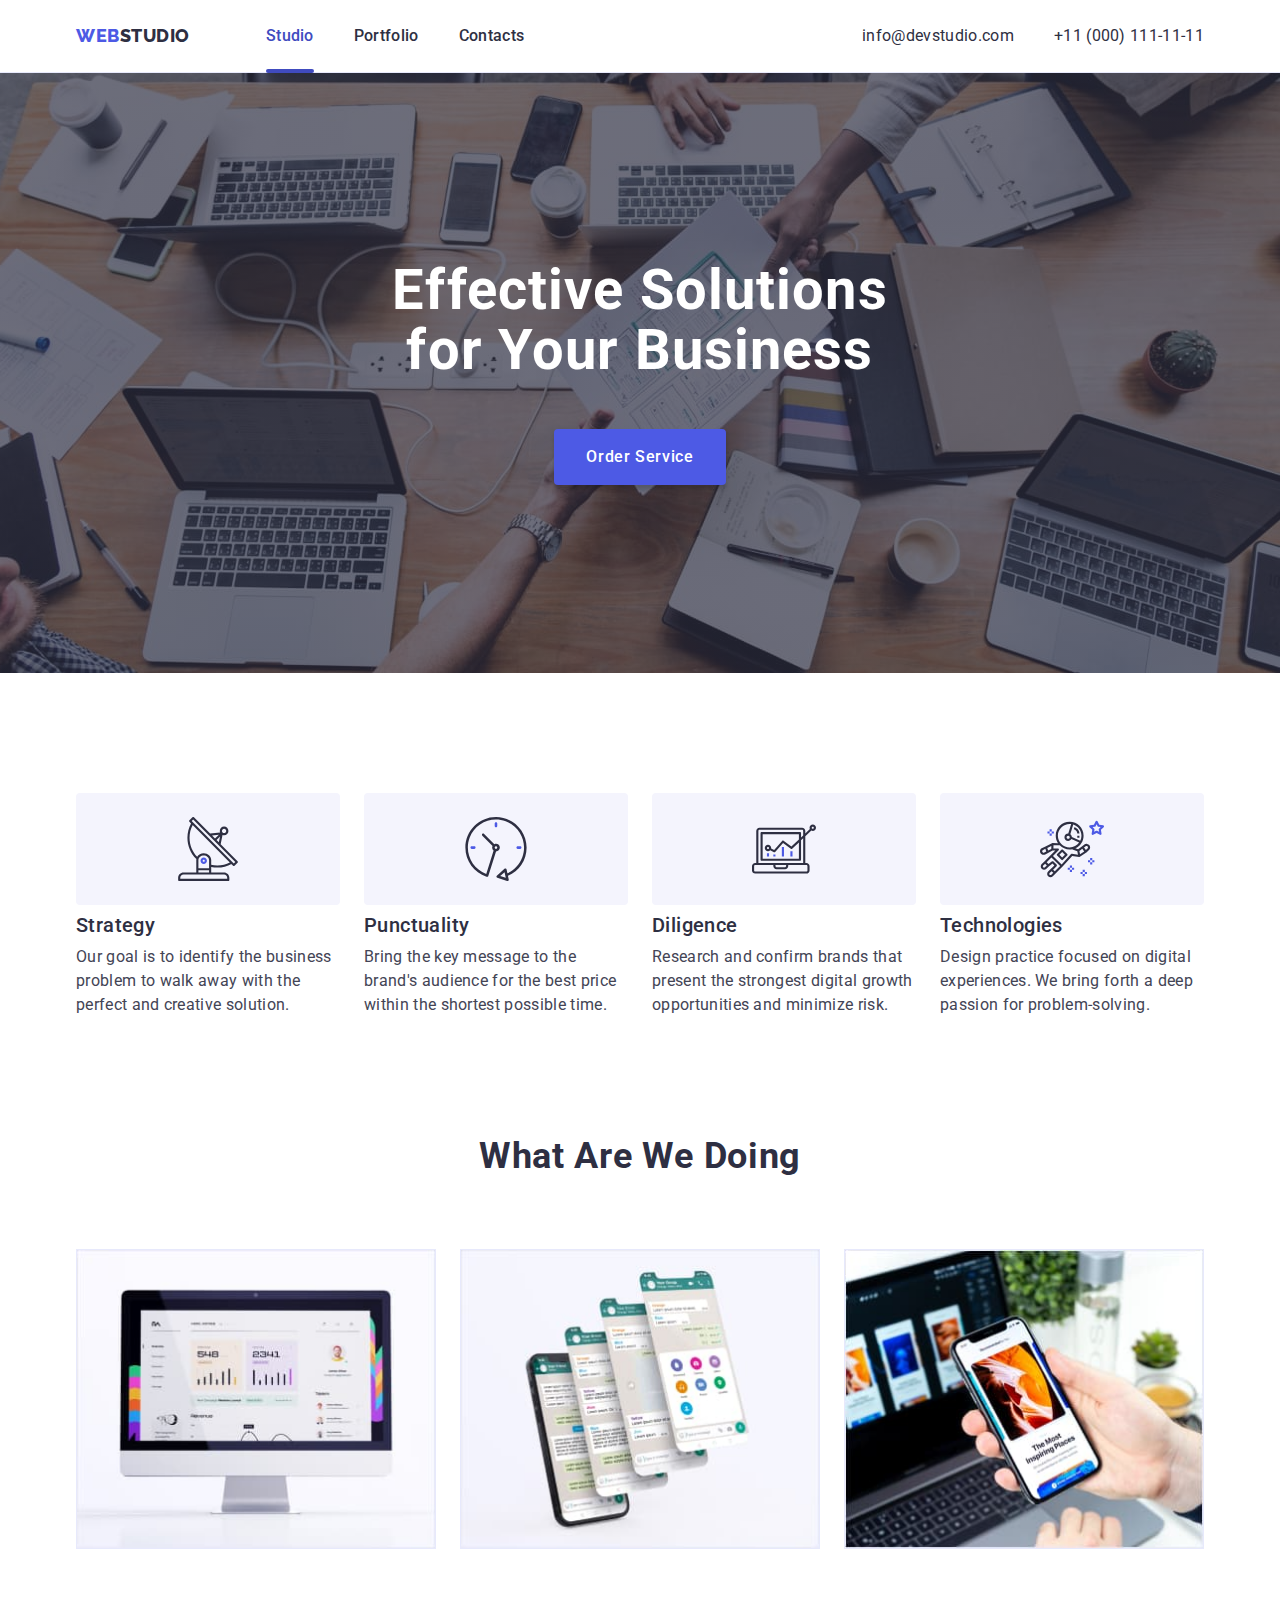
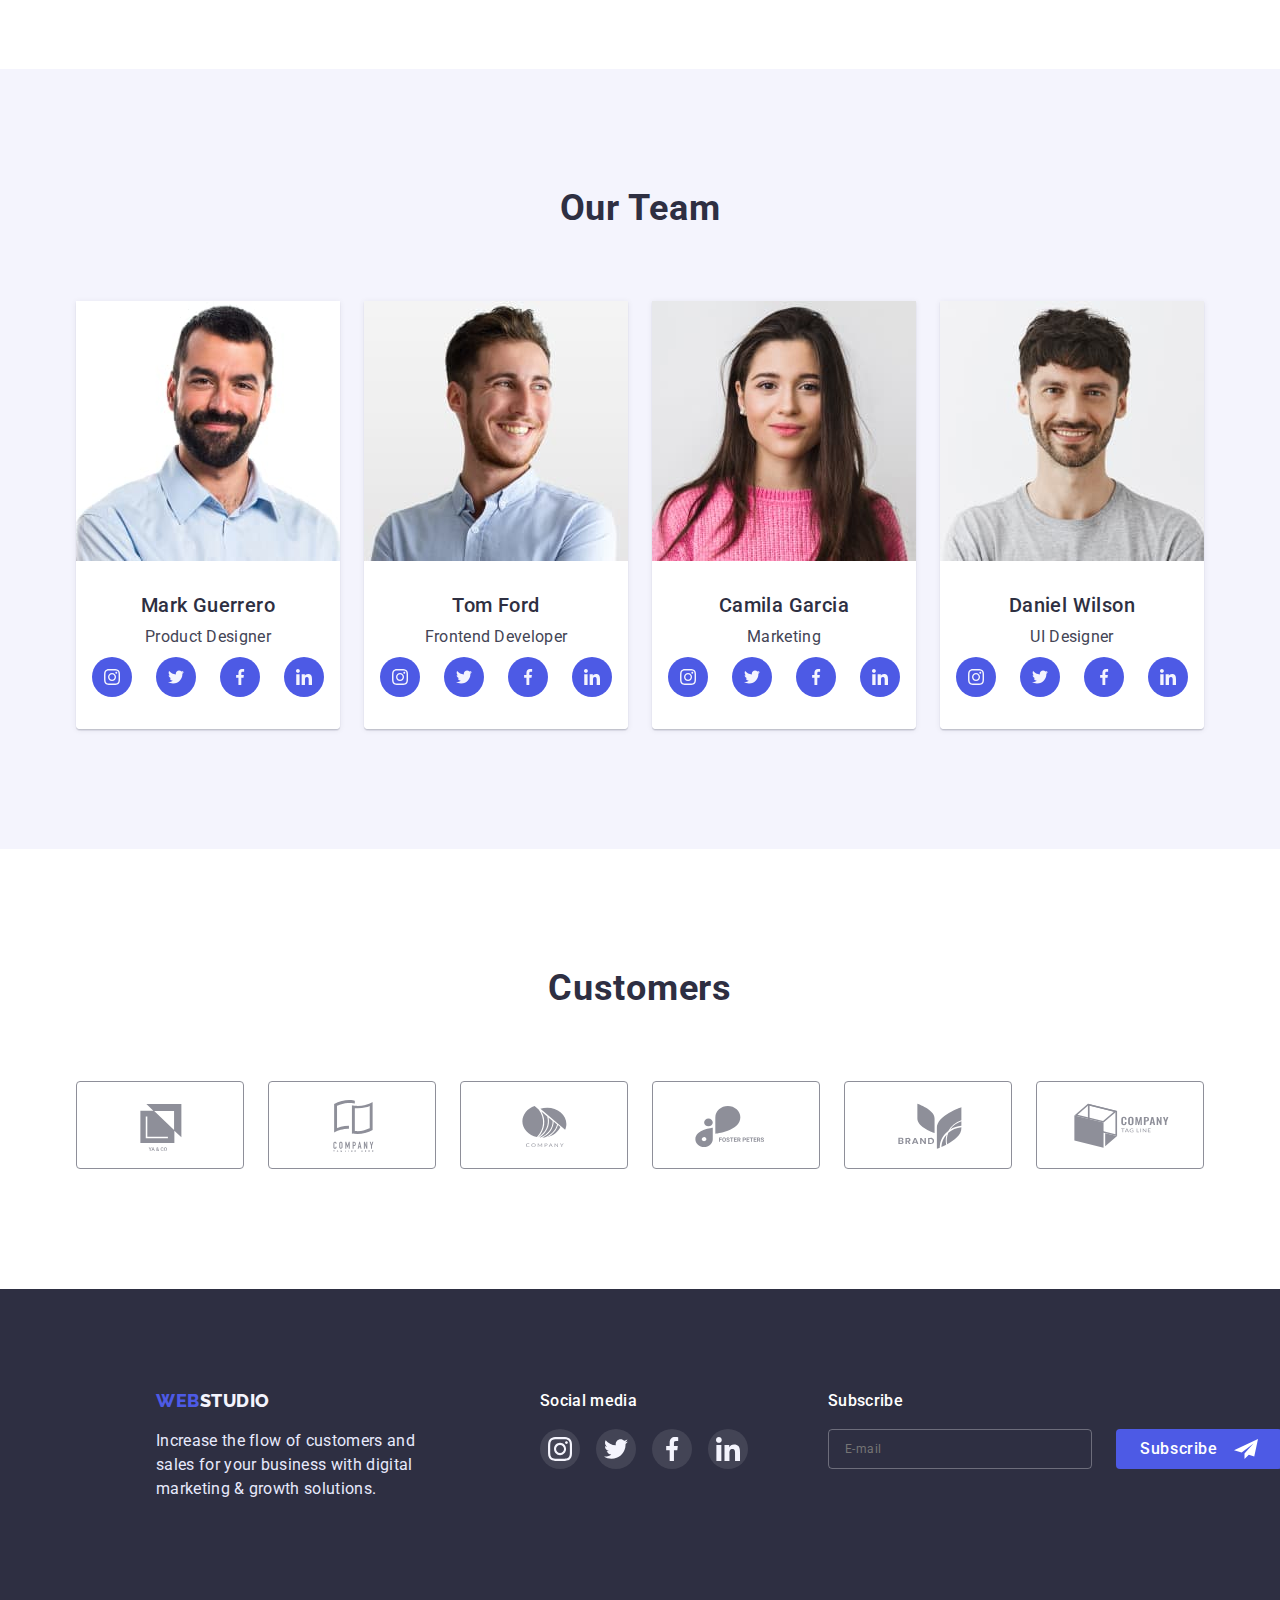
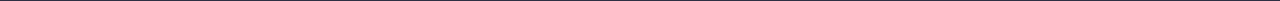
<file: index.html>
<!DOCTYPE html>
<html lang="en">
  <head>
    <meta charset="UTF-8" />
    <meta http-equiv="X-UA-Compatible" content="IE=edge" />
    <meta name="viewport" content="width=device-width, initial-scale=1.0" />
    <title>Студія дизайну Webstudio</title>
    <link rel="preconnect" href="https://fonts.googleapis.com" />
    <link rel="preconnect" href="https://fonts.gstatic.com" crossorigin />
    <link
      href="https://fonts.googleapis.com/css2?family=Raleway:wght@800&family=Roboto:wght@400;500;700;900&display=swap"
      rel="stylesheet"
    />
    <link rel="stylesheet" href="./css/normalize.css" />
    <link rel="stylesheet" href="./css/styles.css" />
  </head>
  <body>
    <!-- Header -->
    <header class="header">
      <div class="container header-block">
        <nav class="nav">
          <a href="./index.html" class="logo decor"
            ><span class="logo-text"> Web</span>Studio</a
          >
          <!-- Nav-Title -->
          <ul class="nav-title">
            <li class="nav-li line">
              <a class="nav-link decor studio" href="./index.html">Studio</a>
            </li>
            <li class="nav-li">
              <a class="nav-link decor" href="./portfolio.html">Portfolio</a>
            </li>
            <li class="nav-li">
              <a class="nav-link decor" href="#">Contacts</a>
            </li>
          </ul>
        </nav>
        <!-- Contacts -->
        <address>
          <ul class="contacts">
            <li class="contacts-li">
              <a href="mailto:info@devstudio.com" class="mail decor"
                >info@devstudio.com</a
              >
            </li>
            <li class="contacts-li">
              <a href="tel:+110001111111" class="tel decor"
                >+11 (000) 111-11-11</a
              >
            </li>
          </ul>
        </address>
      </div>
    </header>
    <!-- Main content -->
    <main class="main-title">
      <!-- Values -->
      <section class="section hero">
        <div class="container">
          <h1 class="hero-title">
            Effective Solutions <br />
            for Your Business
          </h1>
          <button class="hero-button" data-modal-open type="button">
            Order Service
          </button>
        </div>
        <!-- Modal -->
        <div class="backdrop is-hidden" data-modal>
          <div class="modal">
            <h2 class="modal-title">
              Leave your contacts and we will call you back
            </h2>
            <button class="button-modal-close">
              <svg class="button-close" width="8" height="8" data-modal-close>
                <use href="./images/symbol-defs.svg#icon-close"></use>
              </svg>
            </button>
            <form class="modal-form">
              <label class="modal-label">
                <p class="user-name form-text">Name</p>
                <div class="position-icon">
                  <svg class="form-icon" width="18" height="18">
                    <use href="./images/symbol-defs.svg#icon-name"></use>
                  </svg>
                  <input type="text" name="user_name" required />
                </div>
              </label>
              <label class="modal-label">
                <p class="user-phone form-text">Phone</p>
                <div class="position-icon">
                  <svg class="form-icon" width="18" height="24">
                    <use href="./images/symbol-defs.svg#icon-phone"></use>
                  </svg>
                  <input type="tel" name="user_phone" required />
                </div>
              </label>
              <label class="modal-label">
                <p class="user-email form-text">Email</p>
                <div class="position-icon">
                  <svg class="form-icon" width="18" height="24">
                    <use href="./images/symbol-defs.svg#icon-email"></use>
                  </svg>
                  <input type="email" name="user_email" required />
                </div>
              </label>
              <label class="modal-label label-comment">
                <p class="user-comment form-text">Comment</p>
                <textarea
                  class="text-comment"
                  name="user_comment"
                  placeholder="Text input"
                ></textarea>
              </label>
              <label class="checkbox-block">
                <span class="checkbox-icon"></span>
                <input type="checkbox" class="checkbox" required />
                <p class="checkbox-text form-text">
                  I accept the terms and conditions of the
                  <a href="#" class="privacy-policy">Privacy Policy</a>
                </p>
              </label>
              <button type="submit" class="form-button">Send</button>
            </form>
          </div>
        </div>
      </section>
      <!-- Work -->
      <section class="section work">
        <div class="container">
          <h2 class="work-title">Advantages</h2>
          <ul class="work-list">
            <li class="work-li">
              <div class="work-icon-div">
                <svg class="work-svg" width="64" height="64">
                  <use href="./images/symbol-defs.svg#icon-antenna-1"></use>
                </svg>
              </div>
              <h3 class="work-subtitle">Strategy</h3>
              <p class="work-text">
                Our goal is to identify the business problem to walk away with
                the perfect and creative solution.
              </p>
            </li>
            <li class="work-li">
              <div class="work-icon-div">
                <svg class="work-svg" width="64" height="64">
                  <use href="./images/symbol-defs.svg#icon-clock-1"></use>
                </svg>
              </div>
              <h3 class="work-subtitle">Punctuality</h3>
              <p class="work-text">
                Bring the key message to the brand's audience for the best price
                within the shortest possible time.
              </p>
            </li>
            <li class="work-li">
              <div class="work-icon-div">
                <svg class="work-svg" width="64" height="64">
                  <use href="./images/symbol-defs.svg#icon-diagram-1"></use>
                </svg>
              </div>
              <h3 class="work-subtitle">Diligence</h3>
              <p class="work-text">
                Research and confirm brands that present the strongest digital
                growth opportunities and minimize risk.
              </p>
            </li>
            <li class="work-li">
              <div class="work-icon-div">
                <svg class="work-svg" width="64" height="64">
                  <use href="./images/symbol-defs.svg#icon-astronaut-1"></use>
                </svg>
              </div>
              <h3 class="work-subtitle">Technologies</h3>
              <p class="work-text">
                Design practice focused on digital experiences. We bring forth a
                deep passion for problem-solving.
              </p>
            </li>
          </ul>
        </div>
      </section>
      <!-- Demonstration -->
      <section class="section demo">
        <div class="container">
          <h2 class="demo-title">What are we doing</h2>
          <ul class="demo-list margin">
            <li class="demo-li">
              <img
                src="./images/img-1.jpg"
                alt="Монітор компʼютера з графіками"
                width="360"
              />
            </li>
            <li class="demo-li">
              <img
                src="./images/img-2.jpg"
                alt="Демонстрація мобільного додатку (месенджер) на єкрані телефона"
                width="360"
              />
            </li>
            <li class="demo-li">
              <img
                src="./images/img-3.jpg"
                alt="Демонстрація додатку на екрані ноутбуку і мобільного телефону,ілюстрація подорожей."
                width="360"
              />
            </li>
          </ul>
        </div>
      </section>
      <!-- Team -->
      <section class="section team">
        <div class="container">
          <h2 class="team-title">Our Team</h2>
          <ul class="team-list margin">
            <li class="team-li">
              <img
                src="./images/team-1.jpg"
                alt="Фото дорослого чоловіка"
                width="264"
              />
              <div class="team-container">
                <h3 class="team-subtitle">Mark Guerrero</h3>
                <p class="team-text">Product Designer</p>
                <ul class="team-icon-list">
                  <li class="team-icon-li">
                    <a href="#" class="team-icon-link">
                      <svg class="team-icon-svg" width="16" height="16">
                        <use
                          href="./images/symbol-defs.svg#icon-instagram-2"
                        ></use>
                      </svg>
                    </a>
                  </li>
                  <li class="team-icon-li">
                    <a href="#" class="team-icon-link">
                      <svg class="team-icon-svg" width="16" height="16">
                        <use
                          href="./images/symbol-defs.svg#icon-twitter-1"
                        ></use>
                      </svg>
                    </a>
                  </li>
                  <li class="team-icon-li">
                    <a href="#" class="team-icon-link">
                      <svg class="team-icon-svg" width="16" height="16">
                        <use
                          href="./images/symbol-defs.svg#icon-facebook-1"
                        ></use>
                      </svg>
                    </a>
                  </li>
                  <li class="team-icon-li">
                    <a href="#" class="team-icon-link">
                      <svg class="team-icon-svg" width="16" height="16">
                        <use
                          href="./images/symbol-defs.svg#icon-linkedin-1"
                        ></use>
                      </svg>
                    </a>
                  </li>
                </ul>
              </div>
            </li>
            <li class="team-li">
              <img
                src="./images/team-2.jpg"
                alt="Фото дорослого чоловіка"
                width="264"
              />
              <div class="team-container">
                <h3 class="team-subtitle">Tom Ford</h3>
                <p class="team-text">Frontend Developer</p>
                <ul class="team-icon-list">
                  <li class="team-icon-li">
                    <a href="#" class="team-icon-link">
                      <svg class="team-icon-svg" width="16" height="16">
                        <use
                          href="./images/symbol-defs.svg#icon-instagram-2"
                        ></use>
                      </svg>
                    </a>
                  </li>
                  <li class="team-icon-li">
                    <a href="#" class="team-icon-link">
                      <svg class="team-icon-svg" width="16" height="16">
                        <use
                          href="./images/symbol-defs.svg#icon-twitter-1"
                        ></use>
                      </svg>
                    </a>
                  </li>
                  <li class="team-icon-li">
                    <a href="#" class="team-icon-link">
                      <svg class="team-icon-svg" width="16" height="16">
                        <use
                          href="./images/symbol-defs.svg#icon-facebook-1"
                        ></use>
                      </svg>
                    </a>
                  </li>
                  <li class="team-icon-li">
                    <a href="#" class="team-icon-link">
                      <svg class="team-icon-svg" width="16" height="16">
                        <use
                          href="./images/symbol-defs.svg#icon-linkedin-1"
                        ></use>
                      </svg>
                    </a>
                  </li>
                </ul>
              </div>
            </li>
            <li class="team-li">
              <img
                src="./images/team-3.jpg"
                alt="Фото молодої дівчини"
                width="264"
              />
              <div class="team-container">
                <h3 class="team-subtitle">Camila Garcia</h3>
                <p class="team-text">Marketing</p>
                <ul class="team-icon-list">
                  <li class="team-icon-li">
                    <a href="#" class="team-icon-link">
                      <svg class="team-icon-svg" width="16" height="16">
                        <use
                          href="./images/symbol-defs.svg#icon-instagram-2"
                        ></use>
                      </svg>
                    </a>
                  </li>
                  <li class="team-icon-li">
                    <a href="#" class="team-icon-link">
                      <svg class="team-icon-svg" width="16" height="16">
                        <use
                          href="./images/symbol-defs.svg#icon-twitter-1"
                        ></use>
                      </svg>
                    </a>
                  </li>
                  <li class="team-icon-li">
                    <a href="#" class="team-icon-link">
                      <svg class="team-icon-svg" width="16" height="16">
                        <use
                          href="./images/symbol-defs.svg#icon-facebook-1"
                        ></use>
                      </svg>
                    </a>
                  </li>
                  <li class="team-icon-li">
                    <a href="#" class="team-icon-link">
                      <svg class="team-icon-svg" width="16" height="16">
                        <use
                          href="./images/symbol-defs.svg#icon-linkedin-1"
                        ></use>
                      </svg>
                    </a>
                  </li>
                </ul>
              </div>
            </li>
            <li class="team-li">
              <img
                src="./images/team-4.jpg"
                alt="Фото молодого хлопця"
                width="264"
              />
              <div class="team-container">
                <h3 class="team-subtitle">Daniel Wilson</h3>
                <p class="team-text">UI Designer</p>
                <ul class="team-icon-list">
                  <li class="team-icon-li">
                    <a href="#" class="team-icon-link">
                      <svg class="team-icon-svg" width="16" height="16">
                        <use
                          href="./images/symbol-defs.svg#icon-instagram-2"
                        ></use>
                      </svg>
                    </a>
                  </li>
                  <li class="team-icon-li">
                    <a href="#" class="team-icon-link">
                      <svg class="team-icon-svg" width="16" height="16">
                        <use
                          href="./images/symbol-defs.svg#icon-twitter-1"
                        ></use>
                      </svg>
                    </a>
                  </li>
                  <li class="team-icon-li">
                    <a href="#" class="team-icon-link">
                      <svg class="team-icon-svg" width="16" height="16">
                        <use
                          href="./images/symbol-defs.svg#icon-facebook-1"
                        ></use>
                      </svg>
                    </a>
                  </li>
                  <li class="team-icon-li">
                    <a href="#" class="team-icon-link">
                      <svg class="team-icon-svg" width="16" height="16">
                        <use
                          href="./images/symbol-defs.svg#icon-linkedin-1"
                        ></use>
                      </svg>
                    </a>
                  </li>
                </ul>
              </div>
            </li>
          </ul>
        </div>
      </section>

      <!-- Customers -->
      <section class="section customers">
        <div class="container">
          <h2 class="customers-title">Customers</h2>
          <ul class="customers-list">
            <li class="customers-li">
              <a class="customers-link" href="#">
                <svg class="customers-svg" width="104" height="56">
                  <use
                    class="customers-icon"
                    href="./images/symbol-defs.svg#icon-logo"
                  ></use>
                </svg>
              </a>
            </li>
            <li class="customers-li">
              <a class="customers-link" href="#">
                <svg class="customers-svg" width="104" height="56">
                  <use
                    class="customers-icon"
                    href="./images/symbol-defs.svg#icon-logo-1"
                  ></use>
                </svg>
              </a>
            </li>
            <li class="customers-li">
              <a class="customers-link" href="#">
                <svg class="customers-svg" width="104" height="56">
                  <use
                    class="customers-icon"
                    href="./images/symbol-defs.svg#icon-logo-2"
                  ></use>
                </svg>
              </a>
            </li>
            <li class="customers-li">
              <a class="customers-link" href="#">
                <svg class="customers-svg" width="104" height="56">
                  <use
                    class="customers-icon"
                    href="./images/symbol-defs.svg#icon-logo-3"
                  ></use>
                </svg>
              </a>
            </li>
            <li class="customers-li">
              <a class="customers-link" href="#">
                <svg class="customers-svg" width="104" height="56">
                  <use
                    class="customers-icon"
                    href="./images/symbol-defs.svg#icon-logo-4"
                  ></use>
                </svg>
              </a>
            </li>
            <li class="customers-li">
              <a class="customers-link" href="#">
                <svg class="customers-svg" width="104" height="56">
                  <use
                    class="customers-icon"
                    href="./images/symbol-defs.svg#icon-logo-5"
                  ></use>
                </svg>
              </a>
            </li>
          </ul>
        </div>
      </section>
    </main>
    <!-- Footer -->
    <footer class="footer">
      <div class="container foot-contain">
        <div class="business">
          <a href="./index.html" class="footer-logo decor"
            ><span class="logo-text"> Web</span>Studio</a
          >
          <p class="footer-text">
            Increase the flow of customers and sales for your business with
            digital marketing & growth solutions.
          </p>
        </div>
        <div class="social">
          <h3 class="social-title">Social media</h3>
          <ul class="social-list">
            <li class="social-li">
              <a href="#" class="social-link">
                <svg class="social-svg" width="24" height="24">
                  <use href="./images/symbol-defs.svg#icon-instagram-2"></use>
                </svg>
              </a>
            </li>
            <li class="social-li">
              <a href="#" class="social-link">
                <svg class="social-svg" width="24" height="24">
                  <use href="./images/symbol-defs.svg#icon-twitter-1"></use>
                </svg>
              </a>
            </li>
            <li class="social-li">
              <a href="#" class="social-link">
                <svg class="social-svg" width="24" height="24">
                  <use href="./images/symbol-defs.svg#icon-facebook-1"></use>
                </svg>
              </a>
            </li>
            <li class="social-li">
              <a href="#" class="social-link">
                <svg class="social-svg" width="24" height="24">
                  <use href="./images/symbol-defs.svg#icon-linkedin-1"></use>
                </svg>
              </a>
            </li>
          </ul>
        </div>
        <div class="footer-form">
          <form class="form-sub">
            <h3 class="form-title">Subscribe</h3>
            <div class="form-block">
              <label class="label-sub">
                <input
                  type="email"
                  name="email"
                  autocomplete="on"
                  placeholder="E-mail"
                />
              </label>
              <button class="button-sub" type="submit">
                <span class="button-sub-text">Subscribe</span>
                <svg class="button-icon" width="24" height="24">
                  <use href="./images/symbol-defs.svg#icon-subscribe"></use>
                </svg>
              </button>
            </div>
          </form>
        </div>
      </div>
    </footer>
    <script src="./js/modal.js"></script>
  </body>
</html>
</file>
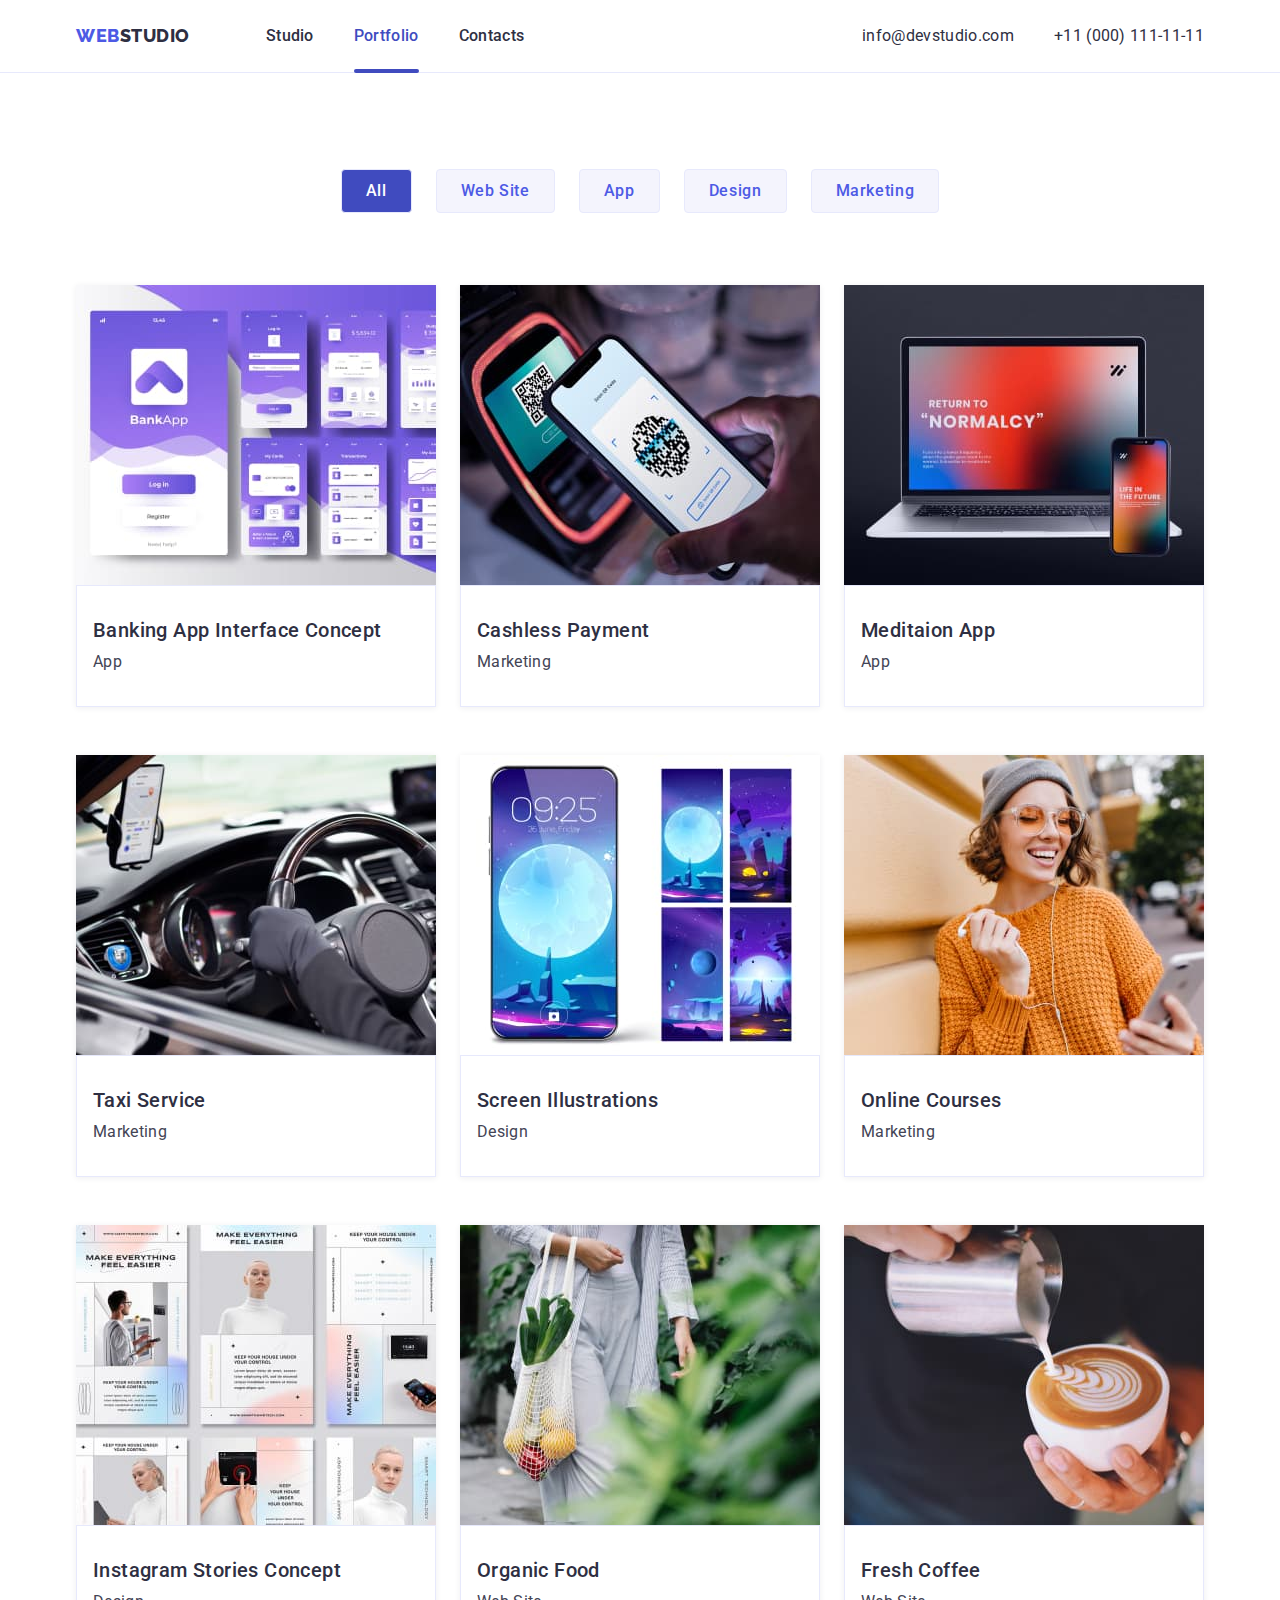
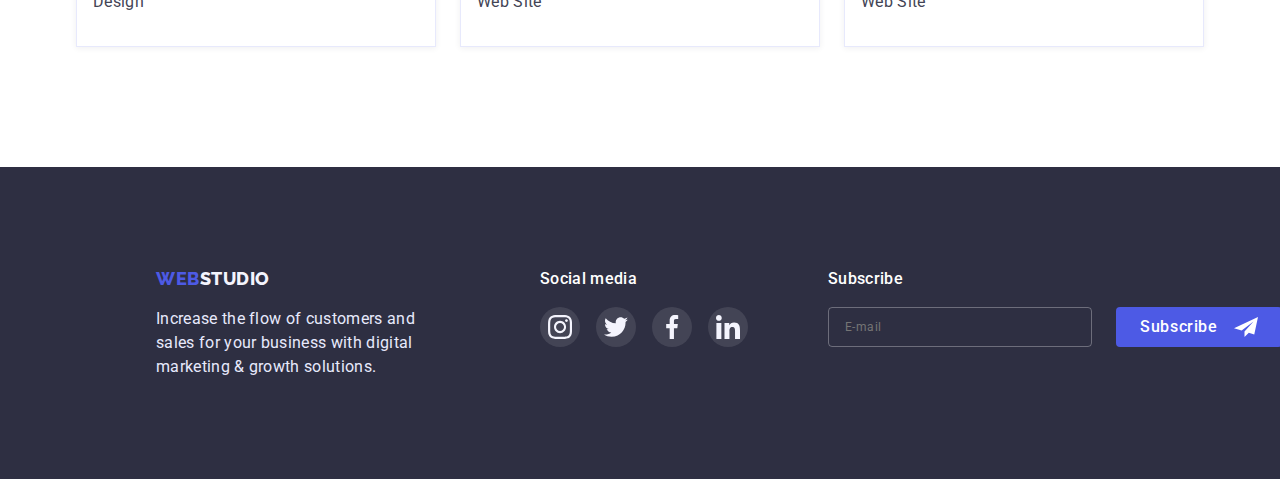
<file: portfolio.html>
<!DOCTYPE html>
<html lang="en">
  <head>
    <meta charset="UTF-8" />
    <meta http-equiv="X-UA-Compatible" content="IE=edge" />
    <meta name="viewport" content="width=device-width, initial-scale=1.0" />
    <title>Студія дизайну Webstudio</title>
    <link rel="preconnect" href="https://fonts.googleapis.com" />
    <link rel="preconnect" href="https://fonts.gstatic.com" crossorigin />
    <link
      href="https://fonts.googleapis.com/css2?family=Raleway:wght@800&family=Roboto:wght@400;500;700;900&display=swap"
      rel="stylesheet"
    />
    <link rel="stylesheet" href="./css/normalize.css" />
    <link rel="stylesheet" href="./css/styles.css" />
  </head>
  <body>
    <!-- Header -->
    <header class="header">
      <div class="container header-block">
        <nav class="nav">
          <a href="./index.html" class="logo decor"
            ><span class="logo-text"> Web</span>Studio</a
          >
          <!-- Nav-Title -->
          <ul class="nav-title">
            <li class="nav-li">
              <a class="nav-link decor" href="./index.html">Studio</a>
            </li>
            <li class="nav-li">
              <a class="nav-link decor portfolio" href="./portfolio.html"
                >Portfolio</a
              >
            </li>
            <li class="nav-li">
              <a class="nav-link decor" href="#">Contacts</a>
            </li>
          </ul>
        </nav>
        <!-- Contacts -->
        <address>
          <ul class="contacts">
            <li class="contacts-li">
              <a href="mailto:info@devstudio.com" class="mail decor"
                >info@devstudio.com</a
              >
            </li>
            <li class="contacts-li">
              <a href="tel:+110001111111" class="tel decor"
                >+11 (000) 111-11-11</a
              >
            </li>
          </ul>
        </address>
      </div>
    </header>
    <!-- Main content -->
    <main class="main-portfolio">
      <!-- Filter -->
      <section class="section portfolio-section">
        <div class="container">
          <h1 class="portfolio-title">Portfolio</h1>
          <ul class="filter">
            <li class="filter-li">
              <button type="button" class="filter-button all">All</button>
            </li>
            <li class="filter-li">
              <button type="button" class="filter-button">Web Site</button>
            </li>
            <li class="filter-li">
              <button type="button" class="filter-button">App</button>
            </li>
            <li class="filter-li">
              <button type="button" class="filter-button">Design</button>
            </li>
            <li class="filter-li">
              <button type="button" class="filter-button">Marketing</button>
            </li>
          </ul>

          <!-- Examples -->

          <ul class="examples margin">
            <li class="examples-list">
              <a href="#" class="examples-link decor">
                <div class="thumb">
                  <img
                    src="./images/Portfolio-1.jpg"
                    alt="Мобільний банкінг"
                    width="360"
                  />
                  <div class="overlay">
                    <p class="overlay-text">
                      14 Stylish and User-Friendly App Design Concepts · Task
                      Manager App · Calorie Tracker App · Exotic Fruit Ecommerce
                      App · Cloud Storage App
                    </p>
                  </div>
                </div>
                <div class="examples-text-container">
                  <h2 class="examples-subtitle">
                    Banking App Interface Concept
                  </h2>
                  <p class="examples-text">App</p>
                </div>
              </a>
            </li>
            <li class="examples-list">
              <a href="#" class="examples-link decor">
                <div class="thumb">
                  <img
                    src="./images/Portfolio-2.jpg"
                    alt="Сканування QR кода"
                    width="360"
                  />
                  <div class="overlay">
                    <p class="overlay-text">
                      14 Stylish and User-Friendly App Design Concepts · Task
                      Manager App · Calorie Tracker App · Exotic Fruit Ecommerce
                      App · Cloud Storage App
                    </p>
                  </div>
                </div>

                <div class="examples-text-container">
                  <h2 class="examples-subtitle">Cashless Payment</h2>
                  <p class="examples-text">Marketing</p>
                </div>
              </a>
            </li>
            <li class="examples-list">
              <a href="#" class="examples-link decor">
                <div class="thumb">
                  <img
                    src="./images/Portfolio-3.jpg"
                    alt="Додаток на ноутбуці та телефоні"
                    width="360"
                  />
                  <div class="overlay">
                    <p class="overlay-text">
                      14 Stylish and User-Friendly App Design Concepts · Task
                      Manager App · Calorie Tracker App · Exotic Fruit Ecommerce
                      App · Cloud Storage App
                    </p>
                  </div>
                </div>
                <div class="examples-text-container">
                  <h2 class="examples-subtitle">Meditaion App</h2>
                  <p class="examples-text">App</p>
                </div>
              </a>
            </li>
            <li class="examples-list">
              <a href="#" class="examples-link decor">
                <div class="thumb">
                  <img
                    src="./images/Portfolio-4.jpg"
                    alt="Мобільний додаток для таксі"
                    width="360"
                  />
                  <div class="overlay">
                    <p class="overlay-text">
                      14 Stylish and User-Friendly App Design Concepts · Task
                      Manager App · Calorie Tracker App · Exotic Fruit Ecommerce
                      App · Cloud Storage App
                    </p>
                  </div>
                </div>
                <div class="examples-text-container">
                  <h2 class="examples-subtitle">Taxi Service</h2>
                  <p class="examples-text">Marketing</p>
                </div>
              </a>
            </li>
            <li class="examples-list">
              <a href="#" class="examples-link decor">
                <div class="thumb">
                  <img
                    src="./images/Portfolio-5.jpg"
                    alt="Мобільні шпалери"
                    width="360"
                  />
                  <div class="overlay">
                    <p class="overlay-text">
                      14 Stylish and User-Friendly App Design Concepts · Task
                      Manager App · Calorie Tracker App · Exotic Fruit Ecommerce
                      App · Cloud Storage App
                    </p>
                  </div>
                </div>
                <div class="examples-text-container">
                  <h2 class="examples-subtitle">Screen Illustrations</h2>
                  <p class="examples-text">Design</p>
                </div>
              </a>
            </li>
            <li class="examples-list">
              <a href="#" class="examples-link decor">
                <div class="thumb">
                  <img
                    src="./images/Portfolio-6.jpg"
                    alt="Молода дівчина з телефоном"
                    width="360"
                  />
                  <div class="overlay">
                    <p class="overlay-text">
                      14 Stylish and User-Friendly App Design Concepts · Task
                      Manager App · Calorie Tracker App · Exotic Fruit Ecommerce
                      App · Cloud Storage App
                    </p>
                  </div>
                </div>
                <div class="examples-text-container">
                  <h2 class="examples-subtitle">Online Courses</h2>
                  <p class="examples-text">Marketing</p>
                </div>
              </a>
            </li>
            <li class="examples-list">
              <a href="#" class="examples-link decor">
                <div class="thumb">
                  <img
                    src="./images/Portfolio-7.jpg"
                    alt="Концепт сторінка у Instagram"
                    width="360"
                  />
                  <div class="overlay">
                    <p class="overlay-text">
                      14 Stylish and User-Friendly App Design Concepts · Task
                      Manager App · Calorie Tracker App · Exotic Fruit Ecommerce
                      App · Cloud Storage App
                    </p>
                  </div>
                </div>
                <div class="examples-text-container">
                  <h2 class="examples-subtitle">Instagram Stories Concept</h2>
                  <p class="examples-text">Design</p>
                </div>
              </a>
            </li>
            <li class="examples-list">
              <a href="#" class="examples-link decor">
                <div class="thumb">
                  <img
                    src="./images/Portfolio-8.jpg"
                    alt="Жінка з овочами та фруктами"
                    width="360"
                  />
                  <div class="overlay">
                    <p class="overlay-text">
                      14 Stylish and User-Friendly App Design Concepts · Task
                      Manager App · Calorie Tracker App · Exotic Fruit Ecommerce
                      App · Cloud Storage App
                    </p>
                  </div>
                </div>
                <div class="examples-text-container">
                  <h2 class="examples-subtitle">Organic Food</h2>
                  <p class="examples-text">Web Site</p>
                </div>
              </a>
            </li>
            <li class="examples-list">
              <a href="#" class="examples-link decor">
                <div class="thumb">
                  <img
                    src="./images/Portfolio-9.jpg"
                    alt="Чоловік робить каву"
                    width="360"
                  />
                  <div class="overlay">
                    <p class="overlay-text">
                      14 Stylish and User-Friendly App Design Concepts · Task
                      Manager App · Calorie Tracker App · Exotic Fruit Ecommerce
                      App · Cloud Storage App
                    </p>
                  </div>
                </div>
                <div class="examples-text-container">
                  <h2 class="examples-subtitle">Fresh Coffee</h2>
                  <p class="examples-text">Web Site</p>
                </div>
              </a>
            </li>
          </ul>
        </div>
      </section>
    </main>
    <!-- Footer -->
    <footer class="footer">
      <div class="container foot-contain">
        <div class="business">
          <a href="./index.html" class="footer-logo decor"
            ><span class="logo-text"> Web</span>Studio</a
          >
          <p class="footer-text">
            Increase the flow of customers and sales for your business with
            digital marketing & growth solutions.
          </p>
        </div>
        <div class="social">
          <h3 class="social-title">Social media</h3>
          <ul class="social-list">
            <li class="social-li">
              <a href="#" class="social-link">
                <svg class="social-svg" width="24" height="24">
                  <use href="./images/symbol-defs.svg#icon-instagram-2"></use>
                </svg>
              </a>
            </li>
            <li class="social-li">
              <a href="#" class="social-link">
                <svg class="social-svg" width="24" height="24">
                  <use href="./images/symbol-defs.svg#icon-twitter-1"></use>
                </svg>
              </a>
            </li>
            <li class="social-li">
              <a href="#" class="social-link">
                <svg class="social-svg" width="24" height="24">
                  <use href="./images/symbol-defs.svg#icon-facebook-1"></use>
                </svg>
              </a>
            </li>
            <li class="social-li">
              <a href="#" class="social-link">
                <svg class="social-svg" width="24" height="24">
                  <use href="./images/symbol-defs.svg#icon-linkedin-1"></use>
                </svg>
              </a>
            </li>
          </ul>
        </div>
        <div class="footer-form">
          <form class="form-sub">
            <h3 class="form-title">Subscribe</h3>
            <div class="form-block">
              <label class="label-sub">
                <input
                  type="email"
                  name="email"
                  autocomplete="on"
                  placeholder="E-mail"
                />
              </label>
              <button class="button-sub" type="submit">
                <span class="button-sub-text">Subscribe</span>
                <svg class="button-icon" width="24" height="24">
                  <use href="./images/symbol-defs.svg#icon-subscribe"></use>
                </svg>
              </button>
            </div>
          </form>
        </div>
      </div>
    </footer>
  </body>
</html>
</file>
<file: css/styles.css>
:root {
  --primary-text-color: #434455;
  --title-text-color: #2e2f42;
  --accent-color: #4d5ae5;
  --primary-white-color: #ffffff;
  --active-accent-color: #404bbf;
  --background-button-color: #f4f4fd;
  --footer-text-color: #e7e9fc;
  --border-icon-color: #8e8f99;
  --footer-icon-color: rgba(255, 255, 255, 0.1);
  --footer-icon-active-color: #31d0aa;
  --black-color: #000;
  --form-border-color: rgba(255, 255, 255, 0.3);
  --modal-buttonclose-border: rgba(0, 0, 0, 0.1);
  --modal-background: rgba(46, 47, 66, 0.4);
  --modal-window-background: #fcfcfc;
  --modal-box-shadow: 0px 1px 1px rgba(0, 0, 0, 0.14),
    0px 1px 3px rgba(0, 0, 0, 0.12), 0px 2px 1px rgba(0, 0, 0, 0.2);
  --box-shadow: 0px 1px 6px rgba(46, 47, 66, 0.08),
    0px 1px 1px rgba(46, 47, 66, 0.16), 0px 2px 1px rgba(46, 47, 66, 0.08);
  --button-shadow: 0px 4px 4px rgba(0, 0, 0, 0.15);
  --filter-shadow: 0px 3px 1px rgba(0, 0, 0, 0.1),
    0px 2px 1px rgba(0, 0, 0, 0.08), 0px 2px 2px rgba(0, 0, 0, 0.12);
  --portfolio-card-shadow: 0px 1px 6px rgba(46, 47, 66, 0.08);
  --placeholder-color-text: rgba(117, 117, 117, 0.5);
  --input-border-color: rgba(33, 33, 33, 0.2);
}

html {
  box-sizing: border-box;
}

*,
*::before,
*::after {
  box-sizing: inherit;
}

/* Body */
body {
  font-family: Roboto, sans-serif;
  font-size: 16px;
  background-color: var(--primary-white-color);
  color: var(--primary-text-color);
}

h1,
h2,
h3,
h4,
h5,
h6,
p,
ul {
  margin: 0;
  padding: 0;
}
/* .section {
} */
/* CONTAINER */
.container {
  width: 1158px;
  padding-left: 15px;
  padding-right: 15px;

  margin-left: auto;
  margin-right: auto;
}
.margin {
  margin-top: 72px;
}
/* Img */
img {
  display: block;
  max-width: 100%;
  height: auto;
}
.decor {
  text-decoration: none;
}
.nav-title,
.contacts,
.work-list,
.demo-list,
.team-list,
.filter,
.examples {
  list-style-type: none;
}
/* Header */
.header {
  padding-top: 24px;
  padding-bottom: 24px;
  border-bottom: 1px solid var(--footer-text-color);
}
/* flexbox */
.header-block {
  display: flex;
  justify-content: space-between;
}
.nav {
  display: flex;
}

/* Navigation */
/* Logo */
.logo {
  font-family: "Raleway";
  font-weight: 800;
  font-size: 18px;
  line-height: 1.33;
  letter-spacing: 0.03em;
  text-transform: uppercase;
  color: var(--title-text-color);

  margin-right: 76px;
}

/* Nav-Title */
.nav-title {
  display: flex;
}
.nav-li:not(:last-child) {
  margin-right: 40px;
}

.nav-link {
  font-weight: 500;
  line-height: 1.5;
  letter-spacing: 0.02em;
  color: var(--title-text-color);

  padding-top: 24px;
  padding-bottom: 28px;
  transition: color 250ms cubic-bezier(0.4, 0, 0.2, 1);
}
.nav-link:hover,
.nav-link:focus {
  color: var(--active-accent-color);
}
.studio {
  color: var(--active-accent-color);
}
.nav-link {
  position: relative;
}
.studio::after {
  content: "";
  width: 100%;
  height: 4px;
  border-radius: 2px;
  background-color: var(--active-accent-color);
  position: absolute;
  bottom: 0;
  left: 0;
}

.portfolio {
  color: var(--active-accent-color);
}
.portfolio::after {
  content: "";
  width: 100%;
  height: 4px;

  border-radius: 2px;
  background-color: var(--active-accent-color);
  position: absolute;
  bottom: 0;
  left: 0;
}
/* Contacts */
.contacts {
  display: flex;
}
.contacts-li + .contacts-li {
  margin-left: 40px;
}
.mail {
  font-style: normal;
  line-height: 1.5;
  letter-spacing: 0.02em;
  color: var(--title-text-color);

  padding-top: 24px;
  padding-bottom: 24px;
  transition: color 250ms cubic-bezier(0.4, 0, 0.2, 1);
}
.tel {
  font-style: normal;
  line-height: 1.5;
  letter-spacing: 0.02em;
  color: var(--title-text-color);

  padding-top: 24px;
  padding-bottom: 24px;
  transition: color 250ms cubic-bezier(0.4, 0, 0.2, 1);
}
.mail:hover,
.mail:focus {
  color: var(--active-accent-color);
}
.tel:hover,
.tel:focus {
  color: var(--active-accent-color);
}

/* Main content */

/* .main-title {
} */

/* Section */
.section {
  padding-top: 120px;
  padding-bottom: 120px;
}
/* Hero */
.hero {
  height: 600px;
  max-width: 1440px;
  margin-left: auto;
  margin-right: auto;
  background-size: cover;
  background-position: center;
  background-image: linear-gradient(
      to right,
      rgba(46, 47, 66, 0.7),
      rgba(46, 47, 66, 0.7)
    ),
    url(../images/background.jpg);

  padding-top: 188px;
  padding-bottom: 188px;
  background-color: var(--title-text-color);
}
.hero-title {
  font-weight: 700;
  font-size: 56px;
  line-height: 1.07;
  text-align: center;
  letter-spacing: 0.02em;
  color: var(--primary-white-color);
  margin-bottom: 48px;
}

.hero-button {
  border: none;
  font-family: Roboto, sans-serif;
  font-weight: 500;
  display: flex;
  align-items: center;
  line-height: 1.5;
  letter-spacing: 0.04em;
  color: var(--primary-white-color);
  background-color: var(--accent-color);
  cursor: pointer;
  border-radius: 4px;
  box-shadow: var(--button-shadow);

  padding: 16px 32px;
  margin: auto;

  transition: background-color 250ms cubic-bezier(0.4, 0, 0.2, 1);
}

.hero-button:hover,
.hero-button:focus {
  background: var(--active-accent-color);
}

/* Modal */

.backdrop {
  position: fixed;
  top: 0;
  left: 0;
  width: 100%;
  height: 100%;
  background: var(--modal-background);
  visibility: visible;

  opacity: 1;
  transition: opacity 250ms cubic-bezier(0.4, 0, 0.2, 1),
    visibility 250ms cubic-bezier(0.4, 0, 0.2, 1);
}
.backdrop.is-hidden {
  visibility: hidden;
  opacity: 0;
  pointer-events: none;
}
.backdrop.is-hidden .modal {
  transform: translate(-50%, -50%) scale(1.1);
}

.modal {
  position: absolute;
  top: 50%;
  left: 50%;

  width: 408px;
  padding: 72px 24px 24px 24px;
  background-color: var(--modal-window-background);
  box-shadow: var(--modal-box-shadow);
  border-radius: 4px;
  transform: translate(-50%, -50%) scale(1);
  transition: transform 250ms cubic-bezier(0.4, 0, 0.2, 1);
}
.modal-title {
  font-weight: 500;
  font-size: 16px;
  line-height: 1.5;
  text-align: center;
  letter-spacing: 0.02em;
  color: var(--title-text-color);
  margin-bottom: 14px;
}

.button-modal-close {
  position: absolute;
  display: flex;
  justify-content: center;
  align-items: center;
  top: 24px;
  right: 24px;
  height: 24px;
  width: 24px;
  cursor: pointer;
  border-radius: 50%;
  border: 1px solid var(--border-icon-color);
  background-color: var(--footer-text-color);
  transition: background-color 250ms cubic-bezier(0.4, 0, 0.2, 1);
}

.button-close {
  fill: var(--black-color);

  transition: fill 250ms cubic-bezier(0.4, 0, 0.2, 1);
}

.button-modal-close:focus,
.button-modal-close:hover,
.button-modal-close:active {
  background-color: var(--active-accent-color);
  border-color: var(--active-accent-color);
}
.button-modal-close:focus > .button-close,
.button-modal-close:hover > .button-close,
.button-modal-close:active > .button-close {
  fill: var(--primary-white-color);
}

label {
  display: block;
}
.form-text {
  font-size: 12px;
  line-height: 1.16;
  letter-spacing: 0.01em;
  color: var(--border-icon-color);
  margin-bottom: 4px;
}
.position-icon {
  position: relative;
}
.user-name {
  line-height: 1.33;
  letter-spacing: 0.04em;
}
.modal-label + .modal-label {
  margin-top: 8px;
}
.modal-label input {
  font-family: inherit;
  color: var(--primary-text-color);
  font-size: 12px;
  line-height: 1.33;
  letter-spacing: 0.04em;
  width: 100%;
  height: 40px;
  padding: 0 16px 0 38px;
  border: 1px solid var(--input-border-color);
  border-radius: 4px;
  transition: border-color 250ms cubic-bezier(0.4, 0, 0.2, 1);
}
.position-icon:focus-within {
  fill: var(--accent-color);
}
.modal-label input:focus-within {
  border-color: var(--accent-color);
  outline: 0;
}
.form-icon {
  position: absolute;
  top: 50%;
  transform: translate(16px, -50%);
  transition: fill 250ms cubic-bezier(0.4, 0, 0.2, 1);
}

.text-comment {
  resize: none;
  font-family: inherit;
  font-size: 12px;
  line-height: 1.33;
  letter-spacing: 0.04em;
  color: var(--primary-text-color);
  width: 100%;
  height: 120px;
  padding: 8px 16px;
  border: 1px solid var(--input-border-color);
  border-radius: 4px;
  transition: border-color 250ms cubic-bezier(0.4, 0, 0.2, 1);
}
.text-comment:focus-within {
  outline: 0;
  border-color: var(--accent-color);
}
.text-comment::placeholder {
  font-family: "Roboto";
  font-style: normal;
  font-weight: 400;
  font-size: 12px;
  line-height: 1.33;
  letter-spacing: 0.04em;
  color: var(--placeholder-color-text);
}

.checkbox-block {
  display: flex;

  align-items: center;
  margin: 16px 0 24px 0;
  cursor: pointer;
}

.checkbox-text {
  line-height: 1.33;
  letter-spacing: 0.04em;
  margin: 0 0 0 8px;
}

.checkbox {
  appearance: none;
  width: 16px;
  height: 16px;
  border: 1.25px solid var(--title-text-color);
  border-radius: 2px;
  cursor: pointer;
  transition: border-color 250ms cubic-bezier(0.4, 0, 0.2, 1);
}
.checkbox:focus-within {
  outline: 0;
  border-color: var(--accent-color);
}

.checkbox:checked {
  background-image: url(../images/checkbox.svg);
  border: none;
  width: 16px;
  height: 16px;
}

.privacy-policy {
  color: var(--accent-color);
  transition: border 250ms cubic-bezier(0.4, 0, 0.2, 1);
}
.privacy-policy:focus {
  outline: 0;
  border: 1px solid var(--accent-color);
  border-radius: 2px;
}

.form-button {
  font-family: "Roboto";
  font-style: normal;
  font-weight: 500;
  font-size: 16px;
  line-height: 1.5;
  display: block;
  letter-spacing: 0.04em;
  margin: 0 auto;
  box-shadow: var(--box-shadow);
  border-radius: 4px;
  border: 0;
  width: 169px;
  height: 56px;
  cursor: pointer;

  color: var(--primary-white-color);
  background-color: var(--accent-color);
  transition: background-color 250ms cubic-bezier(0.4, 0, 0.2, 1);
}
.form-button:focus,
.form-button:hover {
  outline: 0;
  background-color: var(--active-accent-color);
}

/* Work */
.work {
  padding-bottom: 0;
}

.work-title {
  display: none;
  text-align: center;
}
.work-list {
  display: flex;
}
.work-li {
  flex-basis: calc(100% - 72px / 4);
}
.work-li + .work-li {
  margin-left: 24px;
}

.work-icon-div {
  display: flex;
  justify-content: center;
  height: 112px;
  align-items: center;
  border-radius: 4px;
  background-color: var(--background-button-color);
}
.work-subtitle {
  font-weight: 500;
  font-size: 20px;
  line-height: 1.2;
  letter-spacing: 0.02em;
  color: var(--title-text-color);
  margin-top: 8px;
}

.work-text {
  line-height: 1.5;
  letter-spacing: 0.02em;
  color: var(--primary-text-color);
  margin-top: 8px;
}

/* Demonstration */
/* .demo {

} */

.demo-title {
  font-weight: 700;
  font-size: 36px;
  line-height: 1.11;
  text-align: center;
  text-transform: capitalize;
  letter-spacing: 0.02em;
  color: var(--title-text-color);
}

.demo-list {
  display: flex;
}
.demo-li {
  border: 1px solid var(--footer-text-color);
}
.demo-li + .demo-li {
  margin-left: 24px;
}
/* Team */

.team {
  background-color: var(--background-button-color);
}

.team-title {
  font-weight: 700;
  font-size: 36px;
  line-height: 1.11;
  text-align: center;
  text-transform: capitalize;
  letter-spacing: 0.02em;
  color: var(--title-text-color);
}

.team-list {
  display: flex;
}

.team-li + .team-li {
  margin-left: 24px;
}
.team-li {
  flex-basis: calc(100% - 72px / 4);

  box-shadow: var(--box-shadow);
  border-radius: 0px 0px 4px 4px;
}

.team-container {
  background-color: var(--primary-white-color);
  padding: 32px 16px;
  border-radius: 0px 0px 4px 4px;
}

.team-subtitle {
  font-weight: 500;
  font-size: 20px;
  line-height: 1.2;
  text-align: center;
  letter-spacing: 0.02em;
  color: var(--title-text-color);
}

.team-text {
  line-height: 1.5;
  text-align: center;
  letter-spacing: 0.02em;
  color: var(--primary-text-color);

  margin-top: 8px;
}
.team-icon-list {
  display: flex;
  list-style: none;
  justify-content: center;
  gap: 24px;
  margin-top: 8px;
}
.team-icon-link {
  display: flex;
  width: 40px;
  height: 40px;
  justify-content: center;
  align-items: center;
  border-radius: 50%;
  background-color: var(--accent-color);
  transition: background-color 250ms cubic-bezier(0.4, 0, 0.2, 1);
}
.team-icon-link:hover,
.team-icon-link:focus {
  background-color: var(--active-accent-color);
}

/* Customers */
.customers-title {
  font-weight: 700;
  font-size: 36px;
  line-height: 1.11;
  text-align: center;
  text-transform: capitalize;
  letter-spacing: 0.02em;
  color: var(--title-text-color);
}

.customers-list {
  display: flex;
  list-style: none;
  margin-top: 72px;
}

.customers-li + .customers-li {
  margin-left: 24px;
}
.customers-li {
  flex-basis: calc(100% - 120px / 6);
}
.customers-link {
  display: flex;

  border: 1px solid var(--border-icon-color);
  border-radius: 4px;
  justify-content: center;
  align-items: center;
  height: 88px;
  transition: border-color 250ms cubic-bezier(0.4, 0, 0.2, 1);
}
.customers-link:hover,
.customers-link:focus {
  border-color: var(--active-accent-color);
}
.customers-svg {
  display: block;
  fill: var(--border-icon-color);
  transition: fill 250ms cubic-bezier(0.4, 0, 0.2, 1);
}
.customers-link:hover .customers-svg,
.customers-link:focus .customers-svg {
  fill: var(--active-accent-color);
}

/* Footer */

.footer {
  background-color: var(--title-text-color);
  padding-top: 100px;
  padding-bottom: 100px;
  min-width: 1440px;
}
.foot-contain {
  display: flex;
}
.business {
  margin-right: 120px;
}

.logo-text {
  color: var(--accent-color);
}

.footer-logo {
  font-family: "Raleway";
  font-weight: 800;
  font-size: 18px;
  line-height: 1.33;
  letter-spacing: 0.03em;
  text-transform: uppercase;
  color: var(--background-button-color);
  margin-bottom: 16px;
}

.footer-text {
  line-height: 1.5;
  letter-spacing: 0.02em;
  color: var(--footer-text-color);
  margin-top: 16px;
  width: 264px;
}

.social-list {
  display: flex;
  list-style: none;

  gap: 16px;
}
.social-title {
  font-weight: 500;
  font-size: 16px;
  line-height: 1.5;
  letter-spacing: 0.02em;
  margin-bottom: 16px;
  color: var(--primary-white-color);
}
.social-link {
  display: flex;
  width: 40px;
  height: 40px;
  justify-content: center;
  align-items: center;
  border-radius: 50%;
  background-color: var(--footer-icon-color);
  transition: background-color 250ms cubic-bezier(0.4, 0, 0.2, 1);
}
.social-link:hover,
.social-link:focus {
  background-color: var(--footer-icon-active-color);
}

/* Subscribe */

.footer-form {
  margin-left: 80px;
}
.form-title {
  font-weight: 500;
  font-size: 16px;
  line-height: 1.5;
  letter-spacing: 0.02em;
  margin-bottom: 16px;

  color: var(--primary-white-color);
}
.form-block {
  display: flex;
}
/* .label-sub {
  display: inline-block;
} */
.form-sub input {
  font-family: inherit;
  font-size: 12px;
  line-height: 1.33;
  letter-spacing: 0.04em;
  color: var(--primary-white-color);
  border: 1px solid var(--form-border-color);
  filter: drop-shadow var(--button-shadow);
  border-radius: 4px;
  padding: 0 16px 0 16px;

  height: 40px;
  width: 264px;
  background-color: transparent;
  outline: 0;
  transition: border-color 250ms cubic-bezier(0.4, 0, 0.2, 1);
}

.form-sub input:focus-within {
  border-color: var(--accent-color);
}
.form-sub::placeholder {
  font-family: "Roboto";
  font-style: normal;
  font-weight: 400;
  font-size: 12px;
  line-height: 1.33;
  letter-spacing: 0.04em;
  color: var(--placeholder-color-text);
}
.button-sub {
  display: flex;
  padding: 8px 24px;
  border-radius: 4px;
  border: 0;
  cursor: pointer;
  margin-left: 24px;
  background-color: var(--accent-color);
  transition: background-color 250ms cubic-bezier(0.4, 0, 0.2, 1);
}
.button-sub:focus,
.button-sub:hover {
  background-color: var(--active-accent-color);
}
.button-sub-text {
  font-family: "Roboto";
  font-style: normal;
  font-weight: 500;
  font-size: 16px;
  line-height: 1.5;
  letter-spacing: 0.04em;
  color: var(--primary-white-color);
  margin-right: 16px;
  padding: 0;
  border: none;
}
.button-icon {
  display: inline-flex;
  align-items: center;
}

/* Style SCC for Portfolio page */

/* Main Portfolio*/

/* .main-portfolio {
 } */

.portfolio-section {
  padding-top: 96px;
}

.portfolio-title {
  text-align: center;
  display: none;
}

.filter {
  display: flex;
  justify-content: center;
}

.filter-li + .filter-li {
  margin-left: 24px;
}

.filter-button {
  font-family: Roboto, sans-serif;
  font-weight: 500;
  display: flex;
  align-items: center;
  text-align: center;
  letter-spacing: 0.04em;
  color: var(--accent-color);
  background-color: var(--background-button-color);
  cursor: pointer;
  border: 1px solid var(--footer-text-color);
  border-radius: 4px;

  padding: 12px 24px;
  transition: color, background-color, box-shadow,
    border-color 250ms cubic-bezier(0.4, 0, 0.2, 1);
}

.filter-button:hover,
.filter-button:focus {
  color: var(--primary-white-color);
  background-color: var(--active-accent-color);
  box-shadow: var(--filter-shadow);
  border-color: var(--active-accent-color);
}
.all {
  color: var(--primary-white-color);
  background-color: var(--active-accent-color);
}
/* Examples */

.examples {
  display: flex;
  flex-wrap: wrap;
  margin-right: -24px;
  margin-bottom: -48px;
}

.examples-list {
  margin-right: 24px;
  margin-bottom: 48px;
}

.examples-link {
  display: block;
  box-shadow: var(--portfolio-card-shadow);
  transition: box-shadow 250ms cubic-bezier(0.4, 0, 0.2, 1);
}
.examples-link:hover,
.examples-link:focus {
  box-shadow: var(--box-shadow);
}
.examples-link:hover .overlay,
.examples-link:focus .overlay {
  transform: translateX(0);
}
.thumb {
  position: relative;
  overflow: hidden;
}

.overlay {
  position: absolute;
  bottom: 0;
  right: 0;
  width: 100%;
  height: 100%;
  background-color: var(--accent-color);
  padding: 40px 32px 164px 32px;
  background-blend-mode: soft-light;
  mix-blend-mode: normal;
  transform: translateY(100%);
  transition: transform 250ms cubic-bezier(0.4, 0, 0.2, 1);
}
.overlay-text {
  line-height: 1.5;
  letter-spacing: 0.02em;

  color: var(--background-button-color);
}
.examples-text-container {
  padding: 32px 16px;
  border: 1px solid var(--footer-text-color);
}

.examples-subtitle {
  font-weight: 500;
  font-size: 20px;
  line-height: 1.2;
  letter-spacing: 0.02em;
  color: var(--title-text-color);
}

.examples-text {
  line-height: 1.5;
  letter-spacing: 0.02em;
  color: var(--primary-text-color);

  margin-top: 8px;
}
</file>
